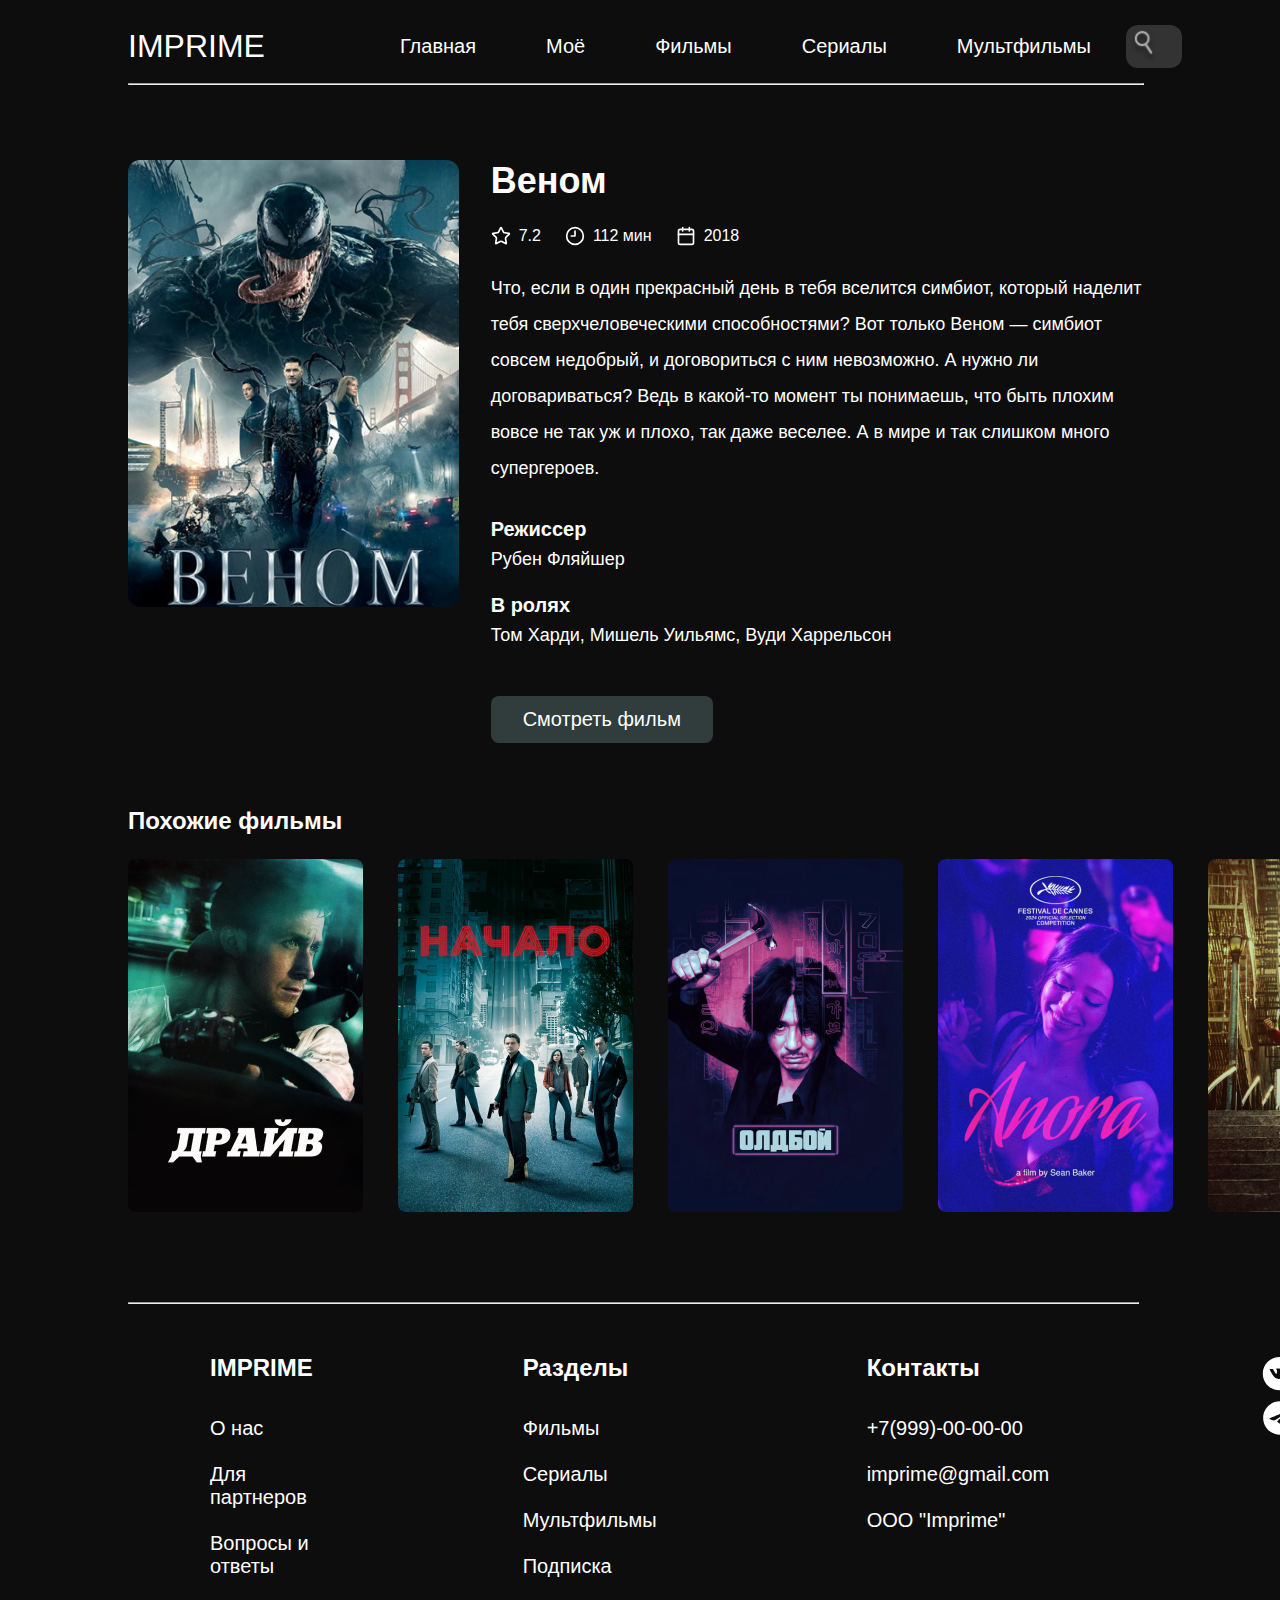
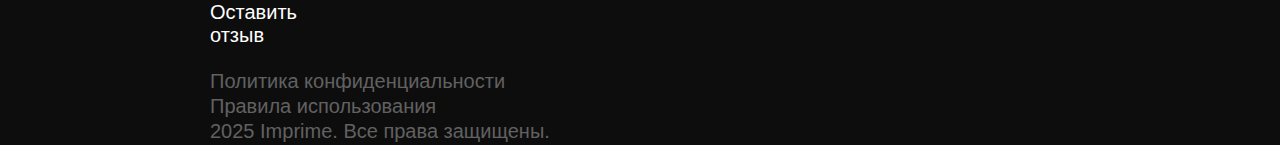
<file: about_film.html>
<!DOCTYPE html>
<html lang="ru">
<head>
    <meta charset="UTF-8">
    <meta name="viewport" content="width=device-width, initial-scale=1.0">
    <title>О фильме - Imprime</title>
    <link rel="stylesheet" href="./src/css/style_2.css">
    <link rel="stylesheet" href="./src/css/video.css">
</head>
<body>
    <header class="container">
        <div class="logo"><a href="index.html" >IMPRIME</a></div>
        <nav>
            <ul>
                <li><a href="index.html" id="main">Главная</a></li>
                <li><a href="moe.html" id="films">Моё</a></li>
                <li><a href="films.html" id="films">Фильмы</a></li>
                <li><a href="serials.html" id="series">Сериалы</a></li>
                <li><a href="cartoons.html" id="cartoons">Мультфильмы</a></li>
            </ul>
        </nav>
        <div class="search">
            <img src="./src/icons/search.svg" alt="Search">
            <input placeholder="Поиск">
        </div>
        <div class="login">
            <img src="./src/icons/Login.png" alt="Login">
            <a href="#!">Войти</a>
        </div>
    </header>

    <hr class="upper">

    <main class="movie-details container">
        <div class="movie-info">
            <div class="movie-poster">
                <img src="./src/img/Venom.png" alt="Веном">
            </div>
            <div class="movie-content">
                <h1>Веном</h1>
                <div class="movie-meta">
                    <div class="rating">
                        <img src="./src/icons/star.svg" alt="Rating">
                        <span>7.2</span>
                    </div>
                    <div class="duration">
                        <img src="./src/icons/rating.svg" alt="Duration">
                        <span>112 мин</span>
                    </div>
                    <div class="year">
                        <img src="./src/icons/year.svg" alt="Year">
                        <span>2018</span>
                    </div>
                </div>

                <p class="description">
                    Что, если в один прекрасный день в тебя вселится симбиот, 
                    который наделит тебя сверхчеловеческими способностями? 
                    Вот только Веном — симбиот совсем недобрый, и договориться с ним невозможно. 
                    А нужно ли договариваться? Ведь в какой-то момент ты понимаешь, что быть плохим вовсе не так уж и плохо, 
                    так даже веселее. А в мире и так слишком много супергероев.
                </p>

                <div class="movie-details-section">
                    <h3>Режиссер</h3>
                    <p>Рубен Фляйшер</p>
                </div>

                <div class="movie-details-section">
                    <h3>В ролях</h3>
                    <p>Том Харди, Мишель Уильямс, Вуди Харрельсон</p>
                </div>

                <button class="watch-button" id="watch-movie-btn">Смотреть фильм</button>

                <div class="video-module" id="video-module">
                    <div class="video-container">
                        <button class="close-button" id="close-video-btn">X</button>
                        <video controls id="movie-video">
                            <source src="./src/video/ssstwitter.com_1712089705173.mp4" type="video/mp4">
                            Ваш браузер не поддерживает видео.
                        </video>
                    </div>
                </div>

            </div>
        </div>

        <div class="recommended-movies">
            <h2>Похожие фильмы</h2>
            <div class = movie-grid>
                    <img src="./src/img/drive.png"    alt="Movie 1">
                    <img src="./src/img/nachalo.png"  alt="Movie 2">
                    <img src="./src/img/oldboy.png"   alt="Movie 3">
                    <img src="./src/img/anora.png"    alt="Movie 4">
                    <img src="./src/img/joker.png"    alt="Movie 5">
                    <img src="./src/img/barbi.png"    alt="Movie 6">
                    <img src="./src/img/vse.svg"      alt="vse">
            </div>
        </div>
    </main>

    <hr class="lower">

    <footer class="footer">
        <div class="columns">
            <div>
                <h4>IMPRIME</h4>
                <ul>
                    <li><a href="o_nas.html">О нас</a></li>
                    <li><a href="#!">Для партнеров</a></li>
                    <li><a href="#!">Вопросы и ответы</a></li> 
                    <li><a href="#!">Оставить отзыв</a></li>
                </ul>
            </div>
            <div>
                <h4>Разделы</h4>
                <ul>
                    <li><a href="films.html">Фильмы</a></li>
                    <li><a href="serials.html">Сериалы</a></li>
                    <li><a href="cartoons.html">Мультфильмы</a></li>
                    <li><a href="subscription.html">Подписка</a></li>
                </ul>
            </div>
            <div>
                <h4>Контакты</h4>
                <ul>
                    <li><a href="tel:+79990000000">+7(999)-00-00-00</a></li>
                    <li><a href="mailto:imprime@gmail.com">imprime@gmail.com</a></li>
                    <li><a href="#!">ООО "Imprime"</a></li>
                </ul>
            </div>
            <div>
                <a href="https://vk.com"><img src="./src/icons/vk.svg" alt="vkonakte"></a>
                <a href="https://t.me"><img src="./src/icons/tg.svg" alt="telegram"></a>
            </div>
        </div>

        <div class="footer_2">
            <ul>
                <li>Политика конфиденциальности</li>
                <li>Правила использования</li>
                <li>2025 Imprime. Все права защищены.</li>
            </ul>
        </div>
    </footer>

    <script src="./src/js/video.js"></script>
</body>
</html>
</file>
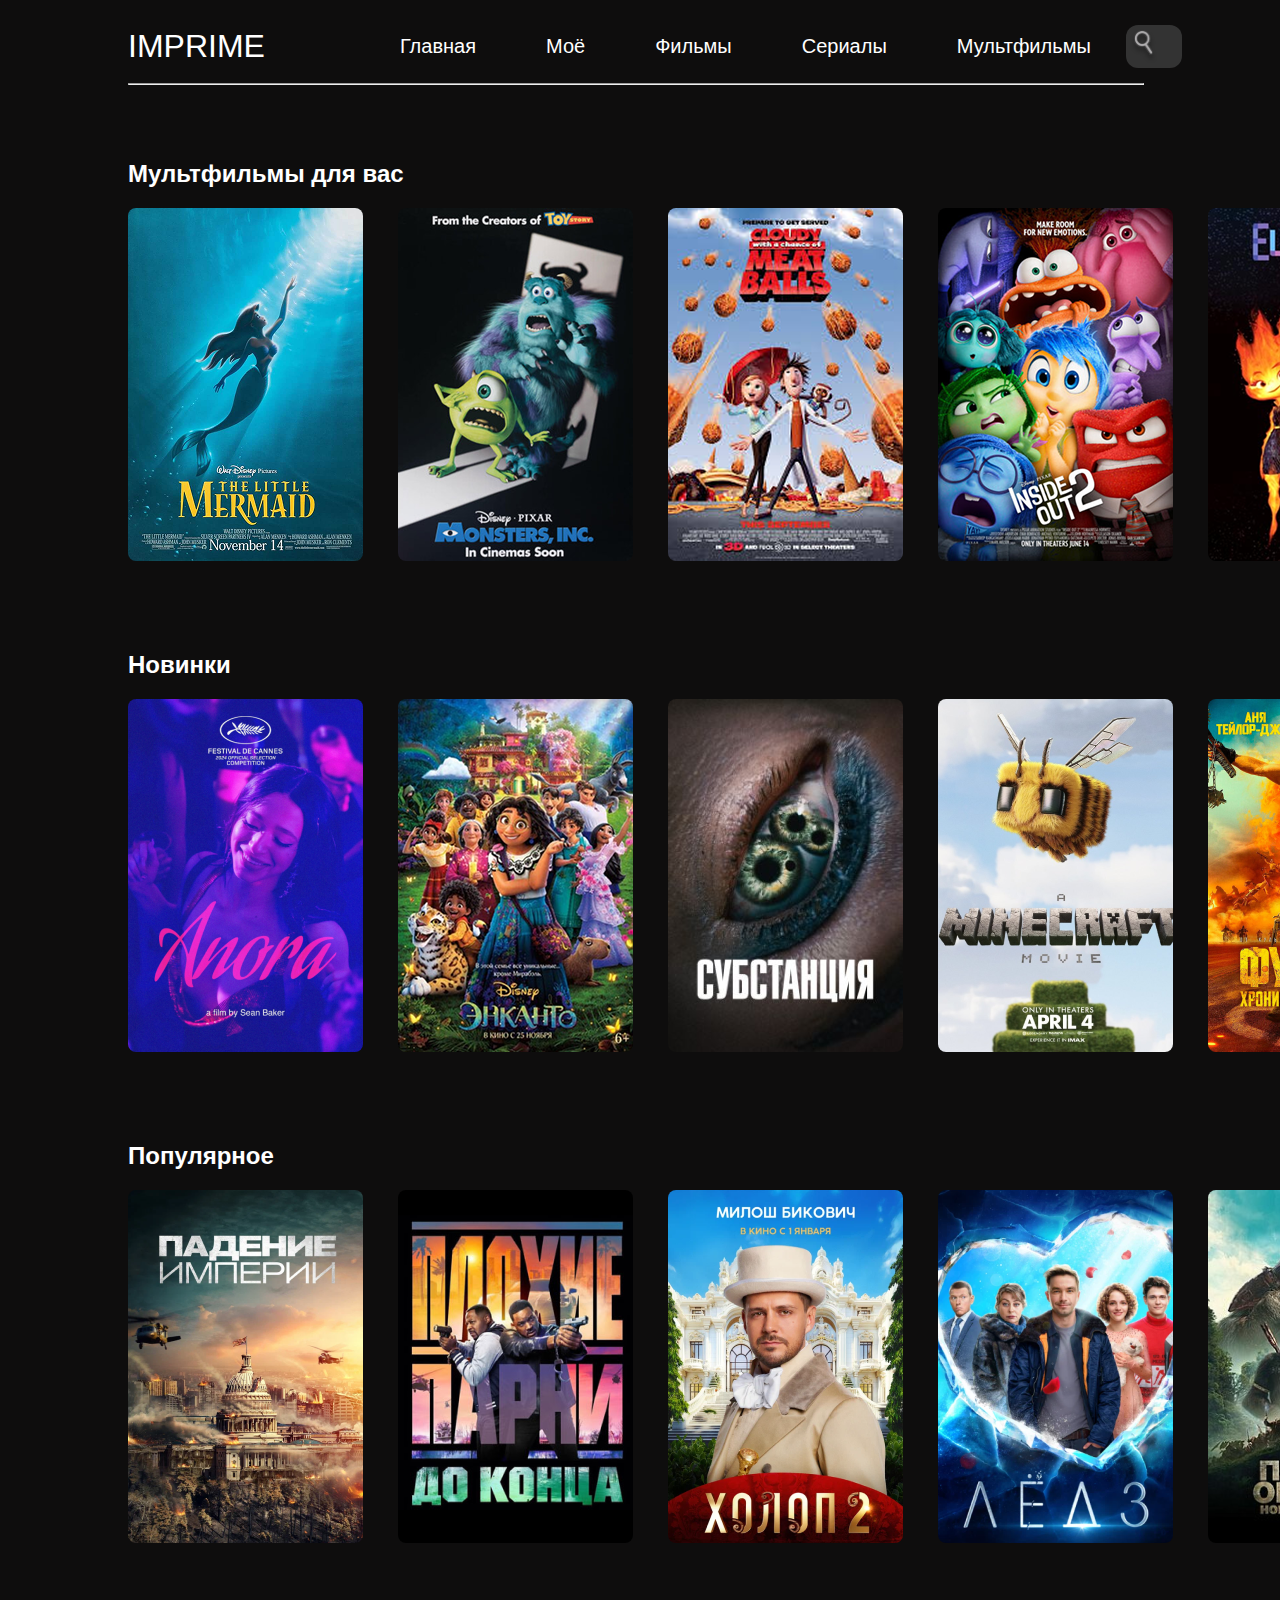
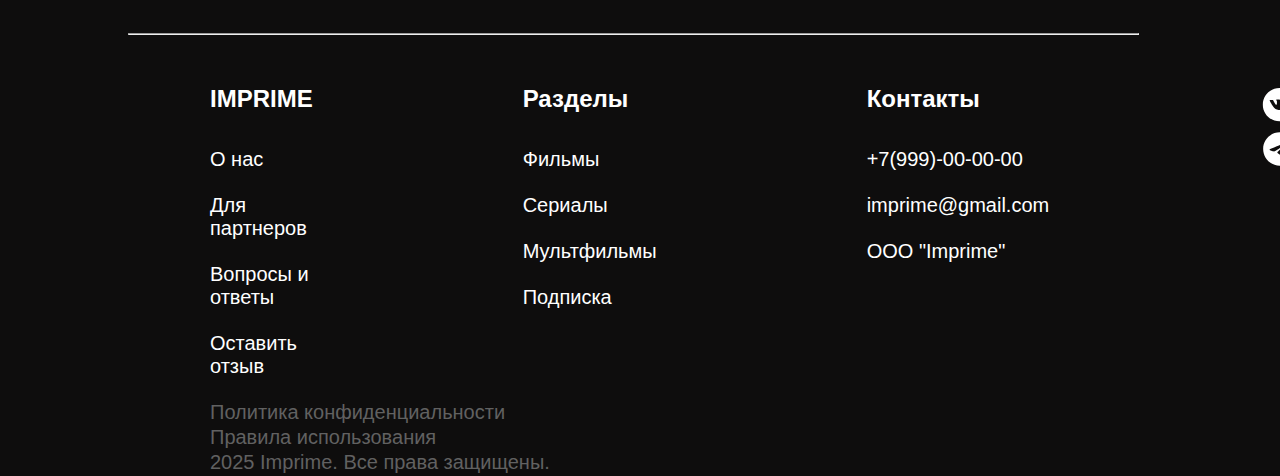
<file: cartoons.html>
<!DOCTYPE html>
<html lang="ru">
<head>
    <meta charset="UTF-8">
    <meta name="viewport" content="width=device-width, initial-scale=1.0">
    <title>Imprime</title>
    <link rel="stylesheet" href="./src/css/style.css">
</head>
<body>
    <header class="container">
        <div class="logo"><a href="index.html" >IMPRIME</a></div>
        <nav>
            <ul>
                <li><a href="index.html" id="main">Главная</a></li>
                <li><a href="moe.html" id="films">Моё</a></li>
                <li><a href="films.html" id="films">Фильмы</a></li>
                <li><a href="serials.html" id="series">Сериалы</a></li>
                <li><a href="cartoons.html" id="cartoons">Мультфильмы</a></li>
            </ul>
        </nav>
        <div class="search">
            <img src="./src/icons/search.svg" alt="Login">
            <input  placeholder="Поиск">
        </div>
        <div class="login">
            <img src="./src/icons/Login.png" alt="Login">
            <a href="#!">Войти</a>
        </div>
        
    </header>

    <hr class = "upper">

    
    
    <main class="container">
        <div>
            <h2>Мультфильмы для вас</h2>
            <div>
                <img src="./src/img/rusalochka.png"    alt="Movie 1">
                <img src="./src/img/monster.png"  alt="Movie 2">
                <img src="./src/img/balls.png"   alt="Movie 3">
                <img src="./src/img/inside.png"    alt="Movie 4">
                <img src="./src/img/elemental.png"    alt="Movie 5">
                <img src="./src/img/soul.png"    alt="Movie 6">
                <img src="./src/img/vse.svg"      alt="vse">
            </div>
        </div>

        <div>
            <h2>Новинки</h2>
            <div>
                <img src="./src/img/anora.png"       alt="Movie 1">
                <img src="./src/img/enkanto.png"  alt="Movie 2">
                <img src="./src/img/substantion.png" alt="Movie 3">
                <img src="./src/img/minecraft.png"   alt="Movie 4">
                <img src="./src/img/furiosa.png"     alt="Movie 5">
                <img src="./src/img/amateur.png"     alt="Movie 6">
                <img src="./src/img/vse.svg"         alt="vse">
            </div>
        </div>

        <div>
            <h2>Популярное</h2>
            <div>
                <img src="./src/img/image.png"           alt="Movie 1">
                <img src="./src/img/bad boys.png"        alt="Movie 2">
                <img src="./src/img/xolop_2.png"         alt="Movie 3">
                <img src="./src/img/led_3.png"           alt="Movie 4">
                <img src="./src/img/planeta obesian.png" alt="Movie 5">
                <img src="./src/img/amateur.png"         alt="Movie 6">
                <img src="./src/img/vse.svg"             alt="vse">
            </div>
        </div>
    </main>

    <hr class="lower">

    
    <footer class="footer">
        <div class="columns">
            <div>
                <h4>IMPRIME</h4>
                <ul>
                    <li><a href="o_nas.html">О нас</a></li>
                    <li><a href="#!">Для партнеров</a></li>
                    <li><a href="#!">Вопросы и ответы</a></li> 
                    <li><a href="#!">Оставить отзыв</a></li>
                </ul>
            </div>
            <div>
                <h4>Разделы</h4>
                <ul>
                    <li><a href="films.html">Фильмы</a></li>
                    <li><a href="serials.html">Сериалы</a></li>
                    <li><a href="cartoons.html">Мультфильмы</a></li>
                    <li><a href="subscription.html">Подписка</a></li>
                </ul>
            </div>
            <div>
                <h4>Контакты</h4>
                <ul>
                    <li><a href="tel:+79990000000">+7(999)-00-00-00</a></li>
                    <li><a href="mailto:imprime@gmail.com">imprime@gmail.com</a></li>
                    <li><a href="#!">ООО "Imprime"</a></li>

                </ul>
                
            </div>

            <div>
            <a href="https://vk.com"><img src="./src/icons/vk.svg"  alt="vkonakte"></a>
            <a href="https://t.me"><img src="./src/icons/tg.svg"  alt="telegram"></a>
            </div>
        </div>

        <div class="footer_2">
            <ul>
                <li>Политика конфиденциальности</li>
                <li>Правила использования</li>
                <li>2025 Imprime. Все права защищены.</li>
            </ul>
        </div>

    </footer>
</body>
</html>
</file>
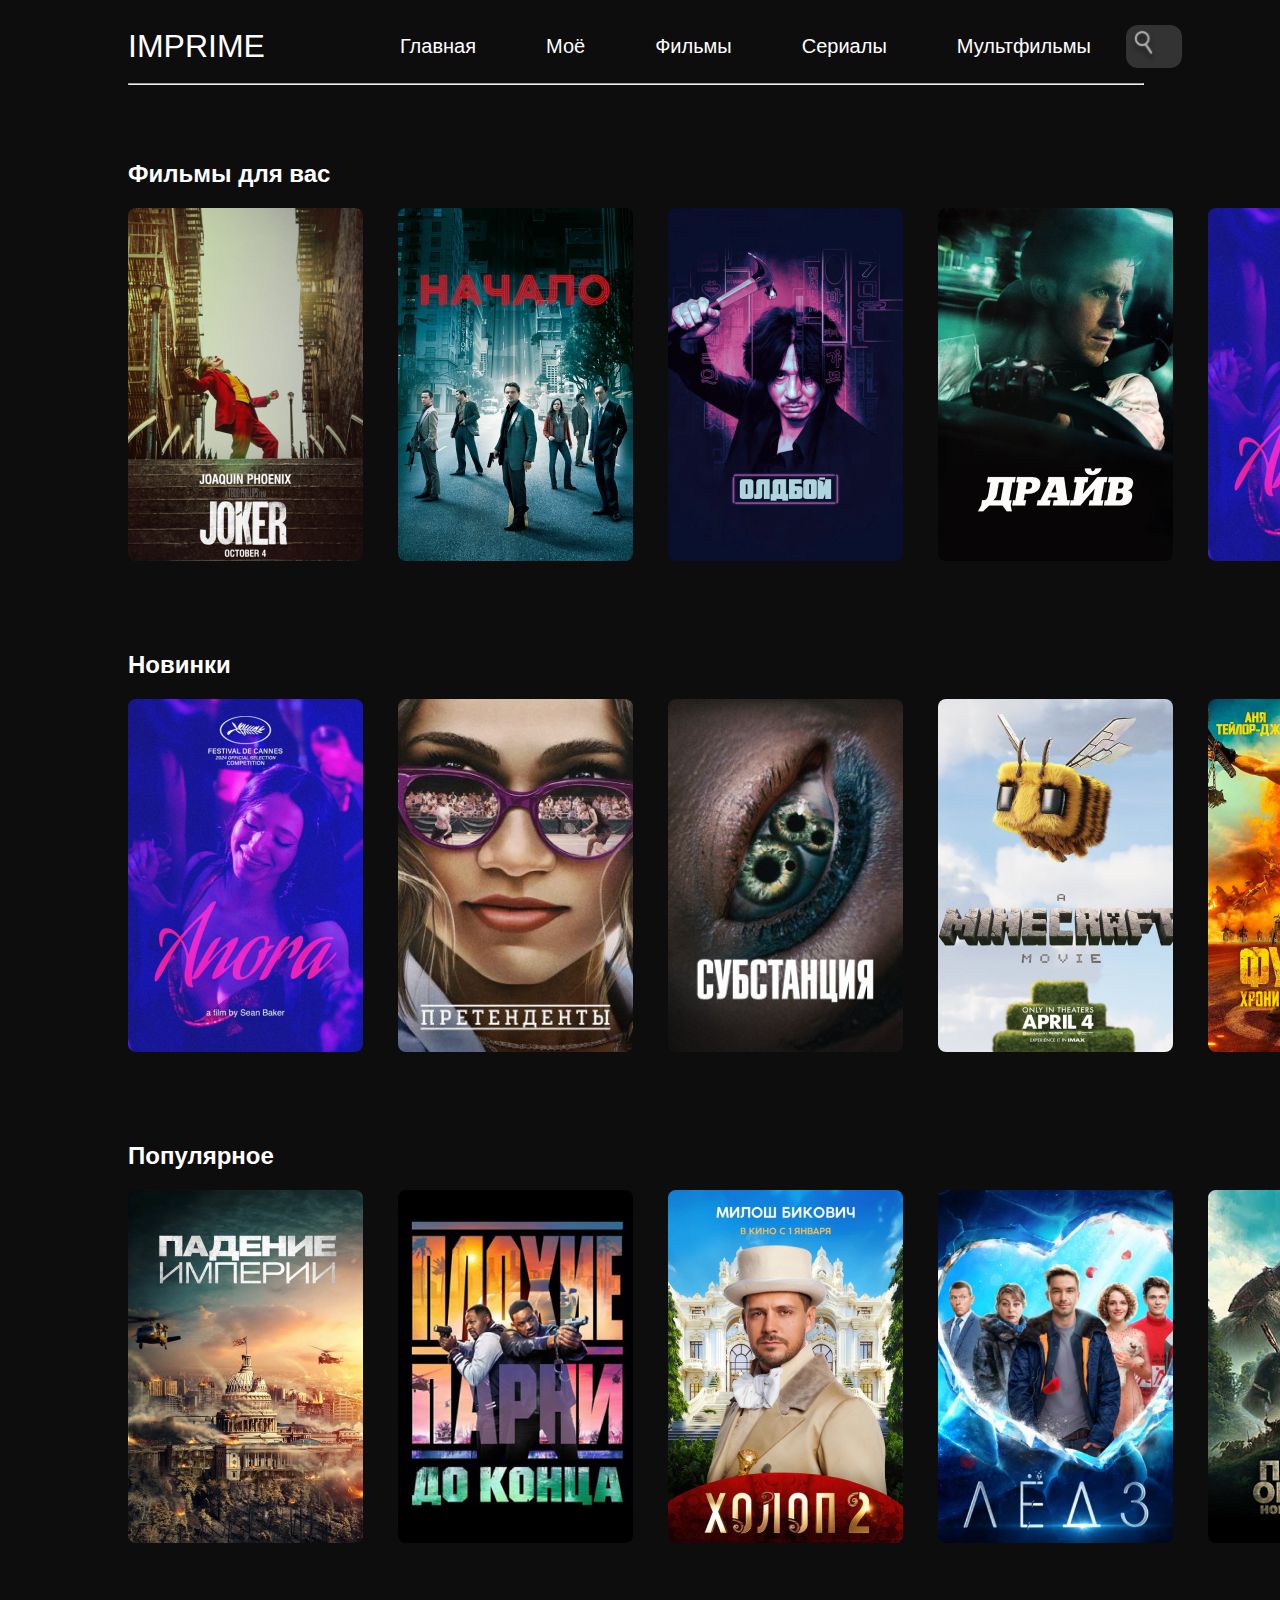
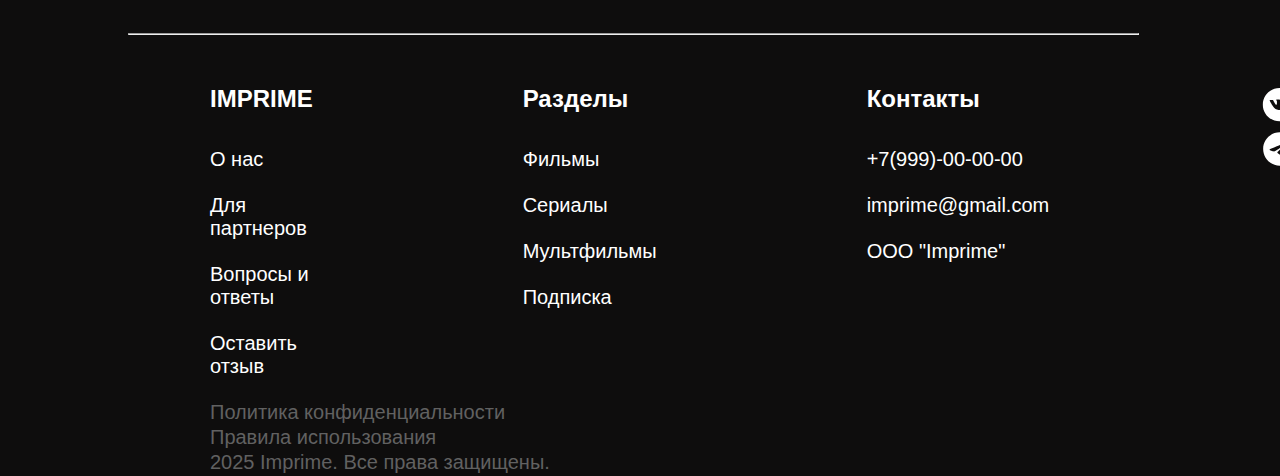
<file: films.html>
<!DOCTYPE html>
<html lang="ru">
<head>
    <meta charset="UTF-8">
    <meta name="viewport" content="width=device-width, initial-scale=1.0">
    <title>Imprime</title>
    <link rel="stylesheet" href="./src/css/style.css">
</head>
<body>
    <header class="container">
        <div class="logo"><a href="index.html" >IMPRIME</a></div>
        <nav>
            <ul>
                <li><a href="index.html" id="main">Главная</a></li>
                <li><a href="moe.html" id="films">Моё</a></li>
                <li><a href="films.html" id="films">Фильмы</a></li>
                <li><a href="serials.html" id="series">Сериалы</a></li>
                <li><a href="cartoons.html" id="cartoons">Мультфильмы</a></li>
            </ul>
        </nav>
        <div class="search">
            <img src="./src/icons/search.svg" alt="Login">
            <input  placeholder="Поиск">
        </div>
        <div class="login">
            <img src="./src/icons/Login.png" alt="Login">
            <a href="#!">Войти</a>
        </div>
        
    </header>

    <hr class = "upper">

    
    
    <main class="container">
        <div>
            <h2>Фильмы для вас</h2>
            <div>
                <img src="./src/img/joker.png"    alt="Movie 1">
                <img src="./src/img/nachalo.png"  alt="Movie 2">
                <img src="./src/img/oldboy.png"   alt="Movie 3">
                <img src="./src/img/drive.png"    alt="Movie 4">
                <img src="./src/img/anora.png"    alt="Movie 5">
                <img src="./src/img/barbi.png"    alt="Movie 6">
                <img src="./src/img/vse.svg"      alt="vse">
            </div>
        </div>

        <div>
            <h2>Новинки</h2>
            <div>
                <img src="./src/img/anora.png"       alt="Movie 1">
                <img src="./src/img/pretendent.png"  alt="Movie 2">
                <img src="./src/img/substantion.png" alt="Movie 3">
                <img src="./src/img/minecraft.png"   alt="Movie 4">
                <img src="./src/img/furiosa.png"     alt="Movie 5">
                <img src="./src/img/amateur.png"     alt="Movie 6">
                <img src="./src/img/vse.svg"         alt="vse">
            </div>
        </div>

        <div>
            <h2>Популярное</h2>
            <div>
                <img src="./src/img/image.png"           alt="Movie 1">
                <img src="./src/img/bad boys.png"        alt="Movie 2">
                <img src="./src/img/xolop_2.png"         alt="Movie 3">
                <img src="./src/img/led_3.png"           alt="Movie 4">
                <img src="./src/img/planeta obesian.png" alt="Movie 5">
                <img src="./src/img/amateur.png"         alt="Movie 6">
                <img src="./src/img/vse.svg"             alt="vse">
            </div>
        </div>
    </main>

    <hr class="lower">

    
    <footer class="footer">
        <div class="columns">
            <div>
                <h4>IMPRIME</h4>
                <ul>
                    <li><a href="o_nas.html">О нас</a></li>
                    <li><a href="#!">Для партнеров</a></li>
                    <li><a href="#!">Вопросы и ответы</a></li> 
                    <li><a href="#!">Оставить отзыв</a></li>
                </ul>
            </div>
            <div>
                <h4>Разделы</h4>
                <ul>
                    <li><a href="films.html">Фильмы</a></li>
                    <li><a href="serials.html">Сериалы</a></li>
                    <li><a href="cartoons.html">Мультфильмы</a></li>
                    <li><a href="subscription.html">Подписка</a></li>
                </ul>
            </div>
            <div>
                <h4>Контакты</h4>
                <ul>
                    <li><a href="tel:+79990000000">+7(999)-00-00-00</a></li>
                    <li><a href="mailto:imprime@gmail.com">imprime@gmail.com</a></li>
                    <li><a href="#!">ООО "Imprime"</a></li>

                </ul>
                
            </div>

            <div>
            <a href="https://vk.com"><img src="./src/icons/vk.svg"  alt="vkonakte"></a>
            <a href="https://t.me"><img src="./src/icons/tg.svg"  alt="telegram"></a>
            </div>
        </div>

        <div class="footer_2">
            <ul>
                <li>Политика конфиденциальности</li>
                <li>Правила использования</li>
                <li>2025 Imprime. Все права защищены.</li>
            </ul>
        </div>

    </footer>
</body>
</html>
</file>
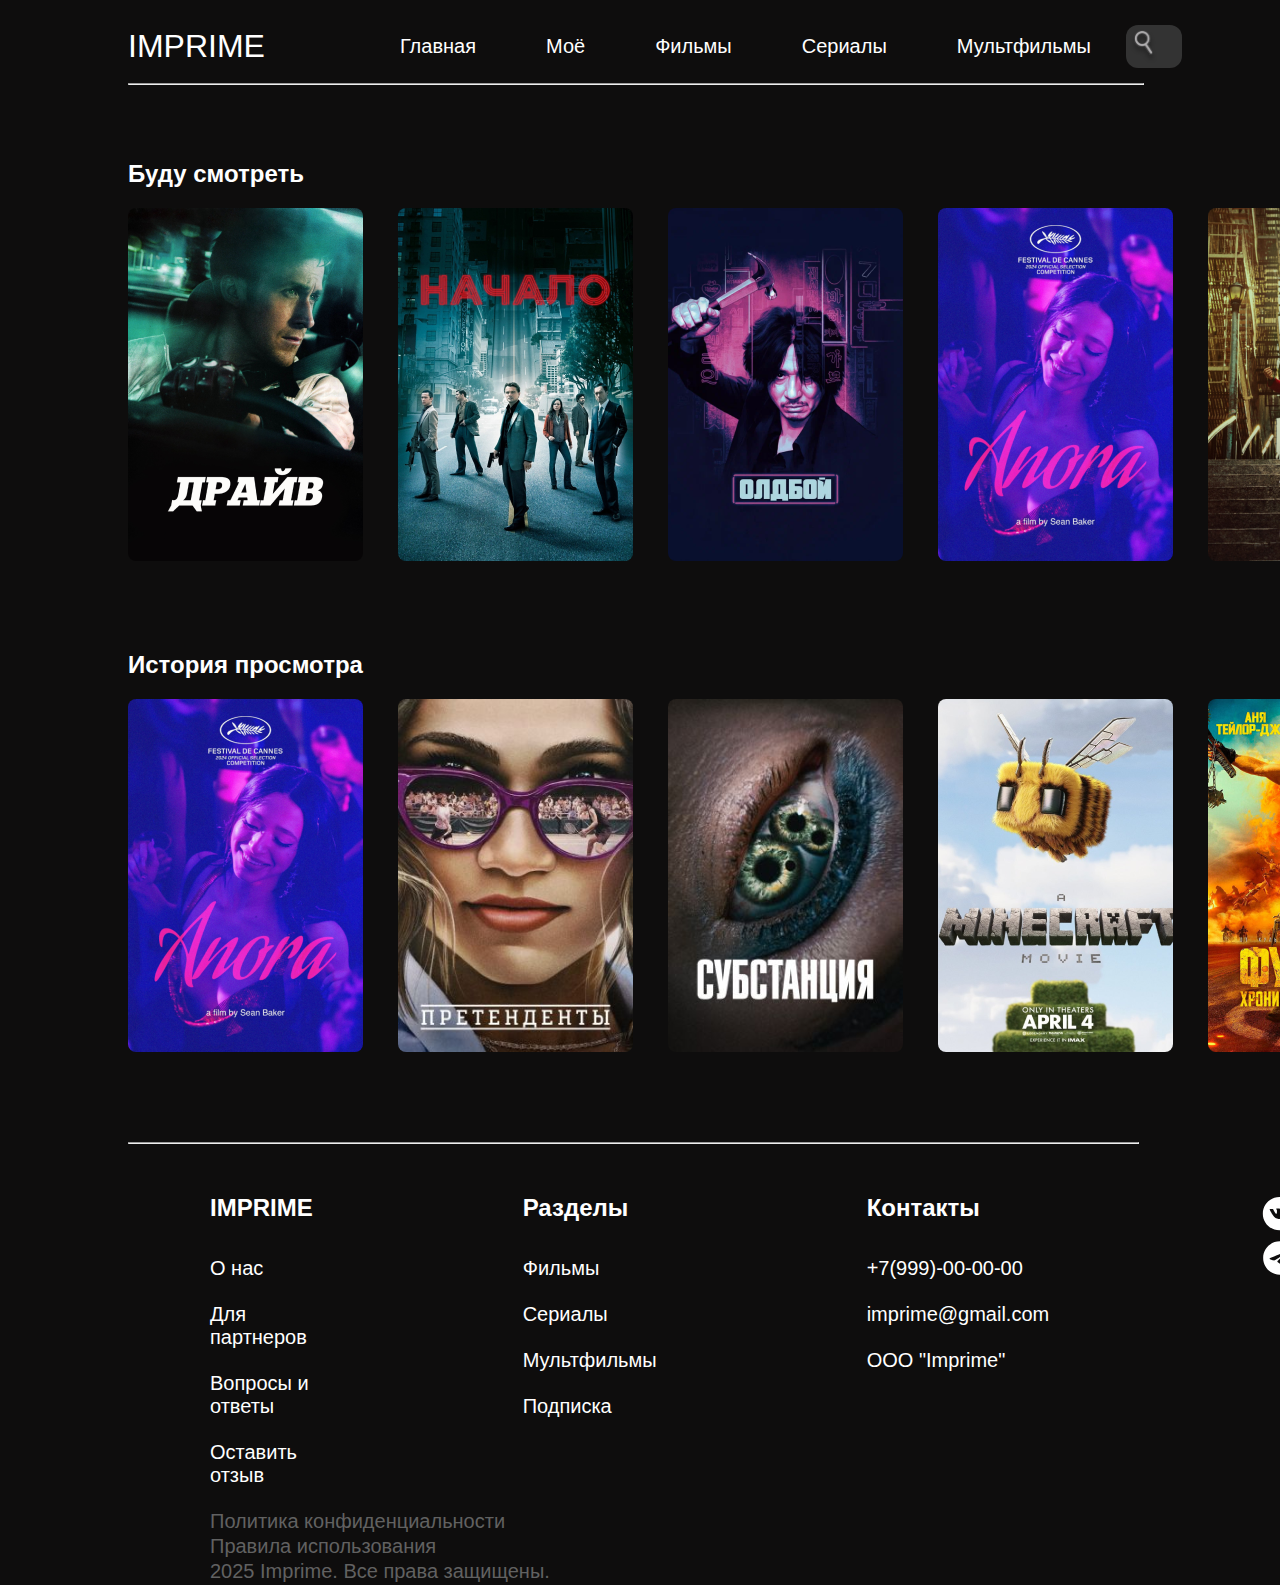
<file: moe.html>
<!DOCTYPE html>
<html lang="ru">
<head>
    <meta charset="UTF-8">
    <meta name="viewport" content="width=device-width, initial-scale=1.0">
    <title>Imprime</title>
    <link rel="stylesheet" href="./src/css/style.css">
</head>
<body>
    <header class="container">
        <div class="logo"><a href="index.html" >IMPRIME</a></div>
        <nav>
            <ul>
                <li><a href="index.html"      id="main">Главная</a></li>
                <li><a href="moe.html"         id="films">Моё</a></li>
                <li><a href="films.html"       id="films">Фильмы</a></li>
                <li><a href="serials.html"     id="series">Сериалы</a></li>
                <li><a href="cartoons.html"    id="cartoons">Мультфильмы</a></li>
            </ul>
        </nav>
        <div class="search">
            <img src="./src/icons/search.svg" alt="Login">
            <input  placeholder="Поиск">
        </div>
        <div class="login">
            <img src="./src/icons/Login.png" alt="Login">
            <a href="#!">Войти</a>
        </div>
        
    </header>

    <hr class = "upper">


    
    <main class="container">
        <div>
            <h2>Буду смотреть</h2>
            <div>
                <img src="./src/img/drive.png"    alt="Movie 1">
                <img src="./src/img/nachalo.png"  alt="Movie 2">
                <img src="./src/img/oldboy.png"   alt="Movie 3">
                <img src="./src/img/anora.png"    alt="Movie 4">
                <img src="./src/img/joker.png"    alt="Movie 5">
                <img src="./src/img/barbi.png"    alt="Movie 6">
                <img src="./src/img/vse.svg"      alt="vse">
            </div>
        </div>

        <div>
            <h2>История просмотра</h2>
            <div>
                <img src="./src/img/anora.png"       alt="Movie 1">
                <img src="./src/img/pretendent.png"  alt="Movie 2">
                <img src="./src/img/substantion.png" alt="Movie 3">
                <img src="./src/img/minecraft.png"   alt="Movie 4">
                <img src="./src/img/furiosa.png"     alt="Movie 5">
                <img src="./src/img/amateur.png"     alt="Movie 6">
                <img src="./src/img/vse.svg"         alt="vse">
            </div>
        </div>
    </main>

    <hr class="lower">

    
    <footer class="footer">
        <div class="columns">
            <div>
                <h4>IMPRIME</h4>
                <ul>
                    <li><a href="o_nas.html">О нас</a></li>
                    <li><a href="#!">Для партнеров</a></li>
                    <li><a href="#!">Вопросы и ответы</a></li> 
                    <li><a href="#!">Оставить отзыв</a></li>
                </ul>
            </div>
            <div>
                <h4>Разделы</h4>
                <ul>
                    <li><a href="films.html">Фильмы</a></li>
                    <li><a href="serials.html">Сериалы</a></li>
                    <li><a href="cartoons.html">Мультфильмы</a></li>
                    <li><a href="subscription.html">Подписка</a></li>
                </ul>
            </div>
            <div>
                <h4>Контакты</h4>
                <ul>
                    <li><a href="tel:+79990000000">+7(999)-00-00-00</a></li>
                    <li><a href="mailto:imprime@gmail.com">imprime@gmail.com</a></li>
                    <li><a href="#!">ООО "Imprime"</a></li>

                </ul>
                
            </div>

            <div>
                <a href="https://vk.com"><img src="./src/icons/vk.svg"  alt="vkonakte"></a>
                <a href="https://t.me"><img src="./src/icons/tg.svg"  alt="telegram"></a>
            </div>
        </div>

        <div class="footer_2">
            <ul>
                <li>Политика конфиденциальности</li>
                <li>Правила использования</li>
                <li>2025 Imprime. Все права защищены.</li>
            </ul>
        </div>

    </footer>
</body>
</html>
</file>
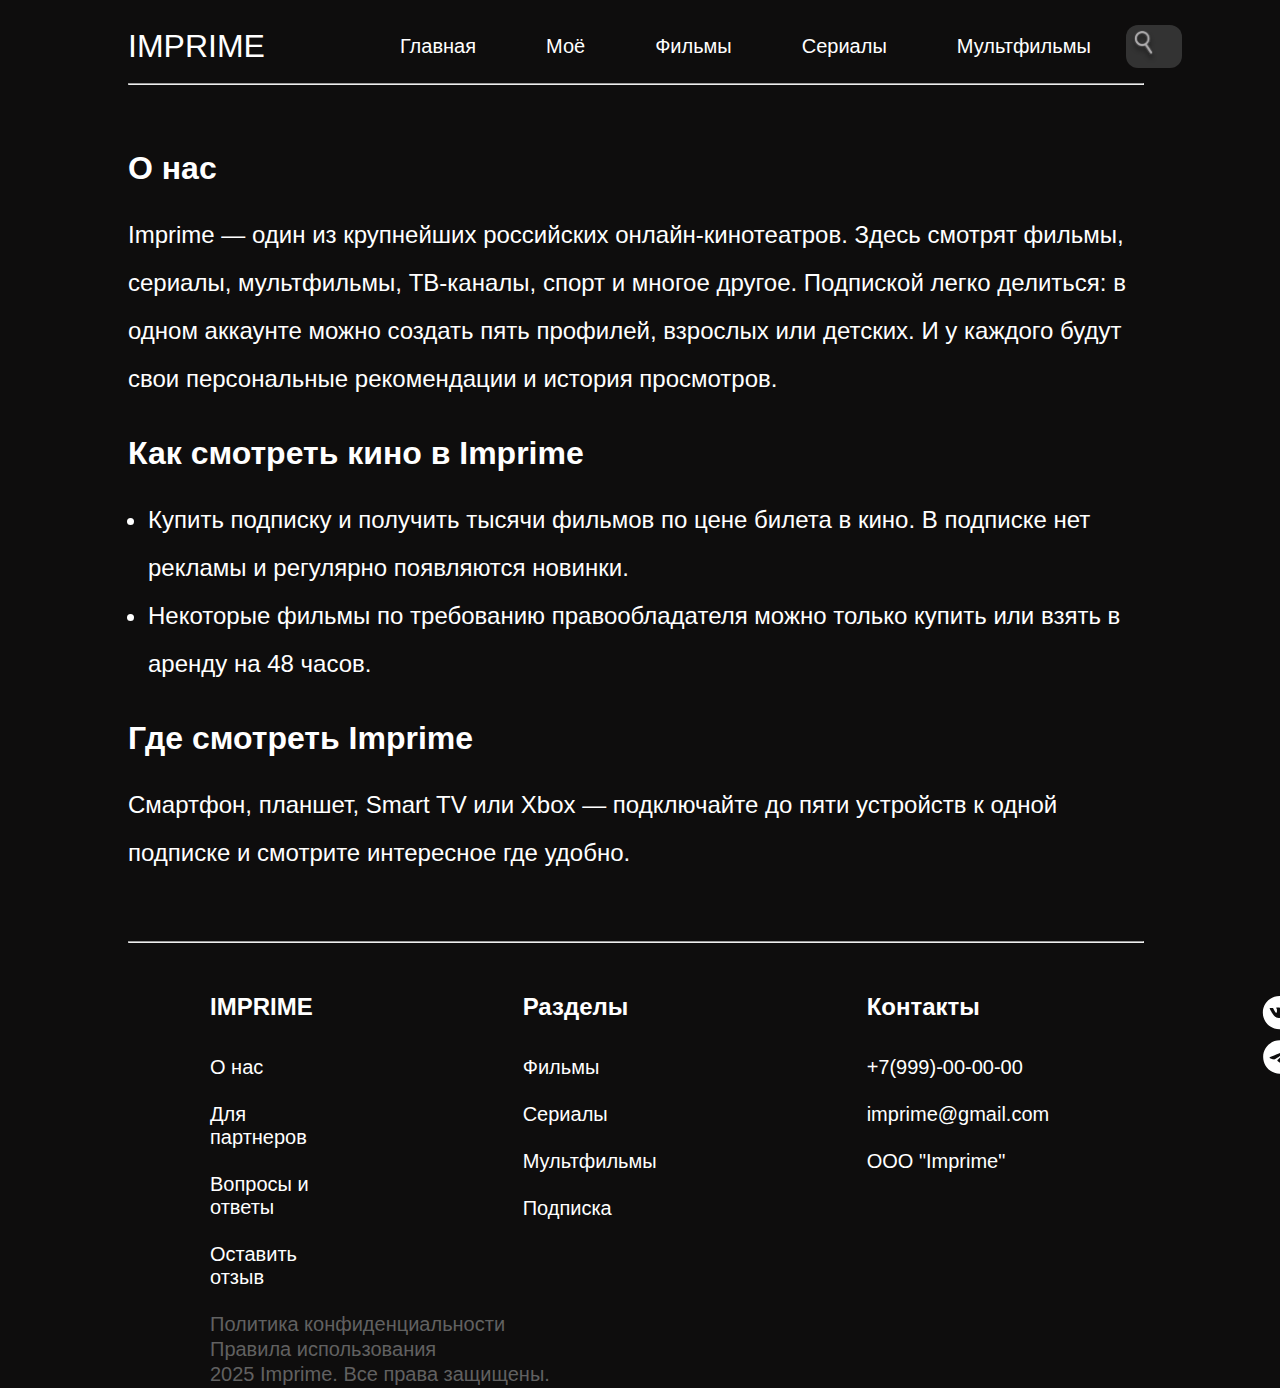
<file: o_nas.html>
<!DOCTYPE html>
<html lang="ru">
<head>
    <meta charset="UTF-8">
    <meta name="viewport" content="width=device-width, initial-scale=1.0">
    <title>О фильме - Imprime</title>
    <link rel="stylesheet" href="./src/css/style_3.css">
</head>
<body>
    <header class="container">
        <div class="logo"><a href="index.html" >IMPRIME</a></div>
        <nav>
            <ul>
                <li><a href="index.html" id="main">Главная</a></li>
                <li><a href="moe.html" id="films">Моё</a></li>
                <li><a href="films.html" id="films">Фильмы</a></li>
                <li><a href="serials.html" id="series">Сериалы</a></li>
                <li><a href="cartoons.html" id="cartoons">Мультфильмы</a></li>
            </ul>
        </nav>
        <div class="search">
            <img src="./src/icons/search.svg" alt="Search">
            <input placeholder="Поиск">
        </div>
        <div class="login">
            <img src="./src/icons/Login.png" alt="Login">
            <a href="#!">Войти</a>
        </div>
    </header>

    <hr class="upper">

    <main class="info-container container">
        <div class="content-box">
    
            <h1>О нас</h1>
            <div class="content-description">
                Imprime — один из крупнейших российских онлайн-кинотеатров. Здесь 
                смотрят фильмы, сериалы, мультфильмы, ТВ-каналы, спорт и многое другое. Подпиской легко 
                делиться:  в одном аккаунте можно создать пять профилей, взрослых или детских. И у каждого 
                будут свои персональные рекомендации и история просмотров.
            </div>
    
            <h1>Как смотреть кино в Imprime</h1>
            <div class="content-description">
                <ul>
                    <li>Купить подписку и получить тысячи фильмов по цене билета в кино. В подписке нет рекламы и регулярно появляются новинки.</li>
                    <li>Некоторые фильмы по требованию правообладателя можно только купить или взять в аренду на 48 часов.</li>
                </ul>
            </div>
    
            <h1>Где смотреть Imprime</h1>
            <div class="content-description">
                Смартфон, планшет, Smart TV или Xbox — подключайте до пяти устройств к одной подписке и 
                смотрите интересное где удобно.
            </div>
        </div>
    </main>

    <hr class="lower">

    <footer class="footer">
        <div class="columns">
            <div>
                <h4>IMPRIME</h4>
                <ul>
                    <li><a href="o_nas.html">О нас</a></li>
                    <li><a href="#!">Для партнеров</a></li>
                    <li><a href="#!">Вопросы и ответы</a></li> 
                    <li><a href="#!">Оставить отзыв</a></li>
                </ul>
            </div>
            <div>
                <h4>Разделы</h4>
                <ul>
                    <li><a href="films.html">Фильмы</a></li>
                    <li><a href="serials.html">Сериалы</a></li>
                    <li><a href="cartoons.html">Мультфильмы</a></li>
                    <li><a href="subscription.html">Подписка</a></li>
                </ul>
            </div>
            <div>
                <h4>Контакты</h4>
                <ul>
                    <li><a href="tel:+79990000000">+7(999)-00-00-00</a></li>
                    <li><a href="mailto:imprime@gmail.com">imprime@gmail.com</a></li>
                    <li><a href="#!">ООО "Imprime"</a></li>
                </ul>
            </div>
            <div>
                <a href="https://vk.com"><img src="./src/icons/vk.svg" alt="vkonakte"></a>
                <a href="https://t.me"><img src="./src/icons/tg.svg" alt="telegram"></a>
            </div>
        </div>

        <div class="footer_2">
            <ul>
                <li>Политика конфиденциальности</li>
                <li>Правила использования</li>
                <li>2025 Imprime. Все права защищены.</li>
            </ul>
        </div>
    </footer>
</body>
</html>
</file>
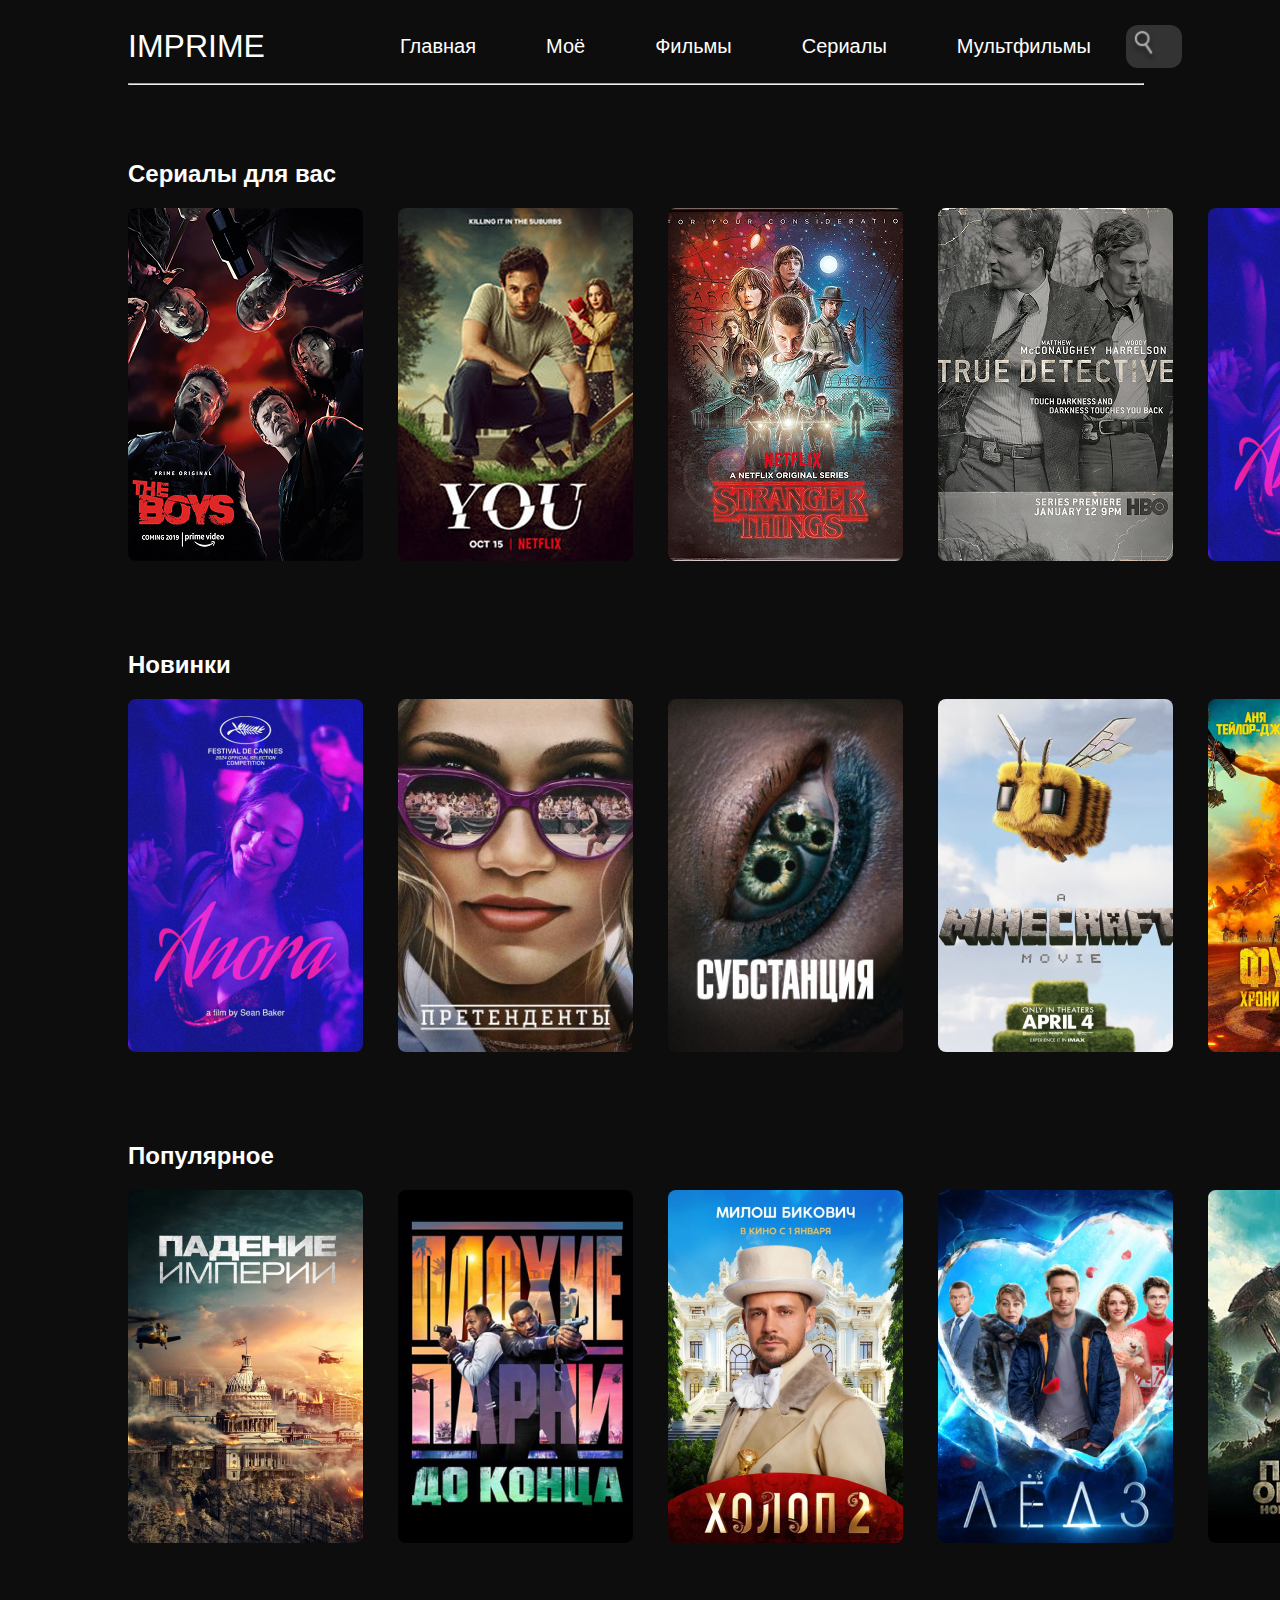
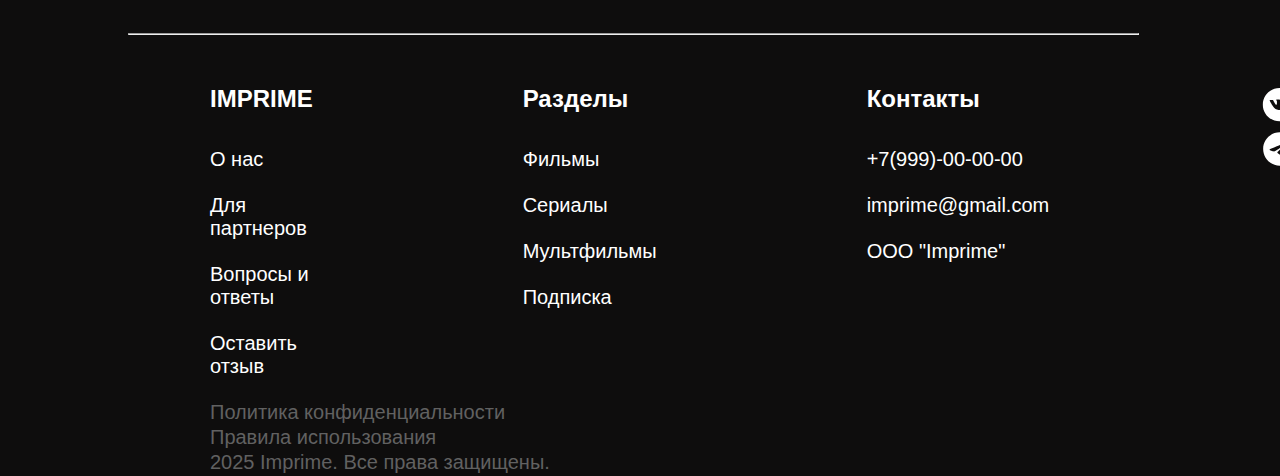
<file: serials.html>
<!DOCTYPE html>
<html lang="ru">
<head>
    <meta charset="UTF-8">
    <meta name="viewport" content="width=device-width, initial-scale=1.0">
    <title>Imprime</title>
    <link rel="stylesheet" href="./src/css/style.css">
</head>
<body>
    <header class="container">
        <div class="logo"><a href="index.html" >IMPRIME</a></div>
        <nav>
            <ul>
                <li><a href="index.html" id="main">Главная</a></li>
                <li><a href="moe.html" id="films">Моё</a></li>
                <li><a href="films.html" id="films">Фильмы</a></li>
                <li><a href="serials.html" id="series">Сериалы</a></li>
                <li><a href="cartoons.html" id="cartoons">Мультфильмы</a></li>
            </ul>
        </nav>
        <div class="search">
            <img src="./src/icons/search.svg" alt="Login">
            <input  placeholder="Поиск">
        </div>
        <div class="login">
            <img src="./src/icons/Login.png" alt="Login">
            <a href="#!">Войти</a>
        </div>
        
    </header>

    <hr class = "upper">

    
    
    <main class="container">
        <div>
            <h2>Сериалы для вас</h2>
            <div>
                <img src="./src/img/boys.png"    alt="Movie 1">
                <img src="./src/img/you.png"  alt="Movie 2">
                <img src="./src/img/stranger_things.png"   alt="Movie 3">
                <img src="./src/img/true.png"    alt="Movie 4">
                <img src="./src/img/anora.png"    alt="Movie 5">
                <img src="./src/img/barbi.png"    alt="Movie 6">
                <img src="./src/img/vse.svg"      alt="vse">
            </div>
        </div>

        <div>
            <h2>Новинки</h2>
            <div>
                <img src="./src/img/anora.png"       alt="Movie 1">
                <img src="./src/img/pretendent.png"  alt="Movie 2">
                <img src="./src/img/substantion.png" alt="Movie 3">
                <img src="./src/img/minecraft.png"   alt="Movie 4">
                <img src="./src/img/furiosa.png"     alt="Movie 5">
                <img src="./src/img/amateur.png"     alt="Movie 6">
                <img src="./src/img/vse.svg"         alt="vse">
            </div>
        </div>

        <div>
            <h2>Популярное</h2>
            <div>
                <img src="./src/img/image.png"           alt="Movie 1">
                <img src="./src/img/bad boys.png"        alt="Movie 2">
                <img src="./src/img/xolop_2.png"         alt="Movie 3">
                <img src="./src/img/led_3.png"           alt="Movie 4">
                <img src="./src/img/planeta obesian.png" alt="Movie 5">
                <img src="./src/img/amateur.png"         alt="Movie 6">
                <img src="./src/img/vse.svg"             alt="vse">
            </div>
        </div>
    </main>

    <hr class="lower">

    
    <footer class="footer">
        <div class="columns">
            <div>
                <h4>IMPRIME</h4>
                <ul>
                    <li><a href="o_nas.html">О нас</a></li>
                    <li><a href="#!">Для партнеров</a></li>
                    <li><a href="#!">Вопросы и ответы</a></li> 
                    <li><a href="#!">Оставить отзыв</a></li>
                </ul>
            </div>
            <div>
                <h4>Разделы</h4>
                <ul>
                    <li><a href="films.html">Фильмы</a></li>
                    <li><a href="serials.html">Сериалы</a></li>
                    <li><a href="cartoons.html">Мультфильмы</a></li>
                    <li><a href="subscription.html">Подписка</a></li>
                </ul>
            </div>
            <div>
                <h4>Контакты</h4>
                <ul>
                    <li><a href="tel:+79990000000">+7(999)-00-00-00</a></li>
                    <li><a href="mailto:imprime@gmail.com">imprime@gmail.com</a></li>
                    <li><a href="#!">ООО "Imprime"</a></li>

                </ul>
                
            </div>

            <div>
            <a href="https://vk.com"><img src="./src/icons/vk.svg"  alt="vkonakte"></a>
            <a href="https://t.me"><img src="./src/icons/tg.svg"  alt="telegram"></a>
            </div>
        </div>

        <div class="footer_2">
            <ul>
                <li>Политика конфиденциальности</li>
                <li>Правила использования</li>
                <li>2025 Imprime. Все права защищены.</li>
            </ul>
        </div>

    </footer>
</body>
</html>
</file>
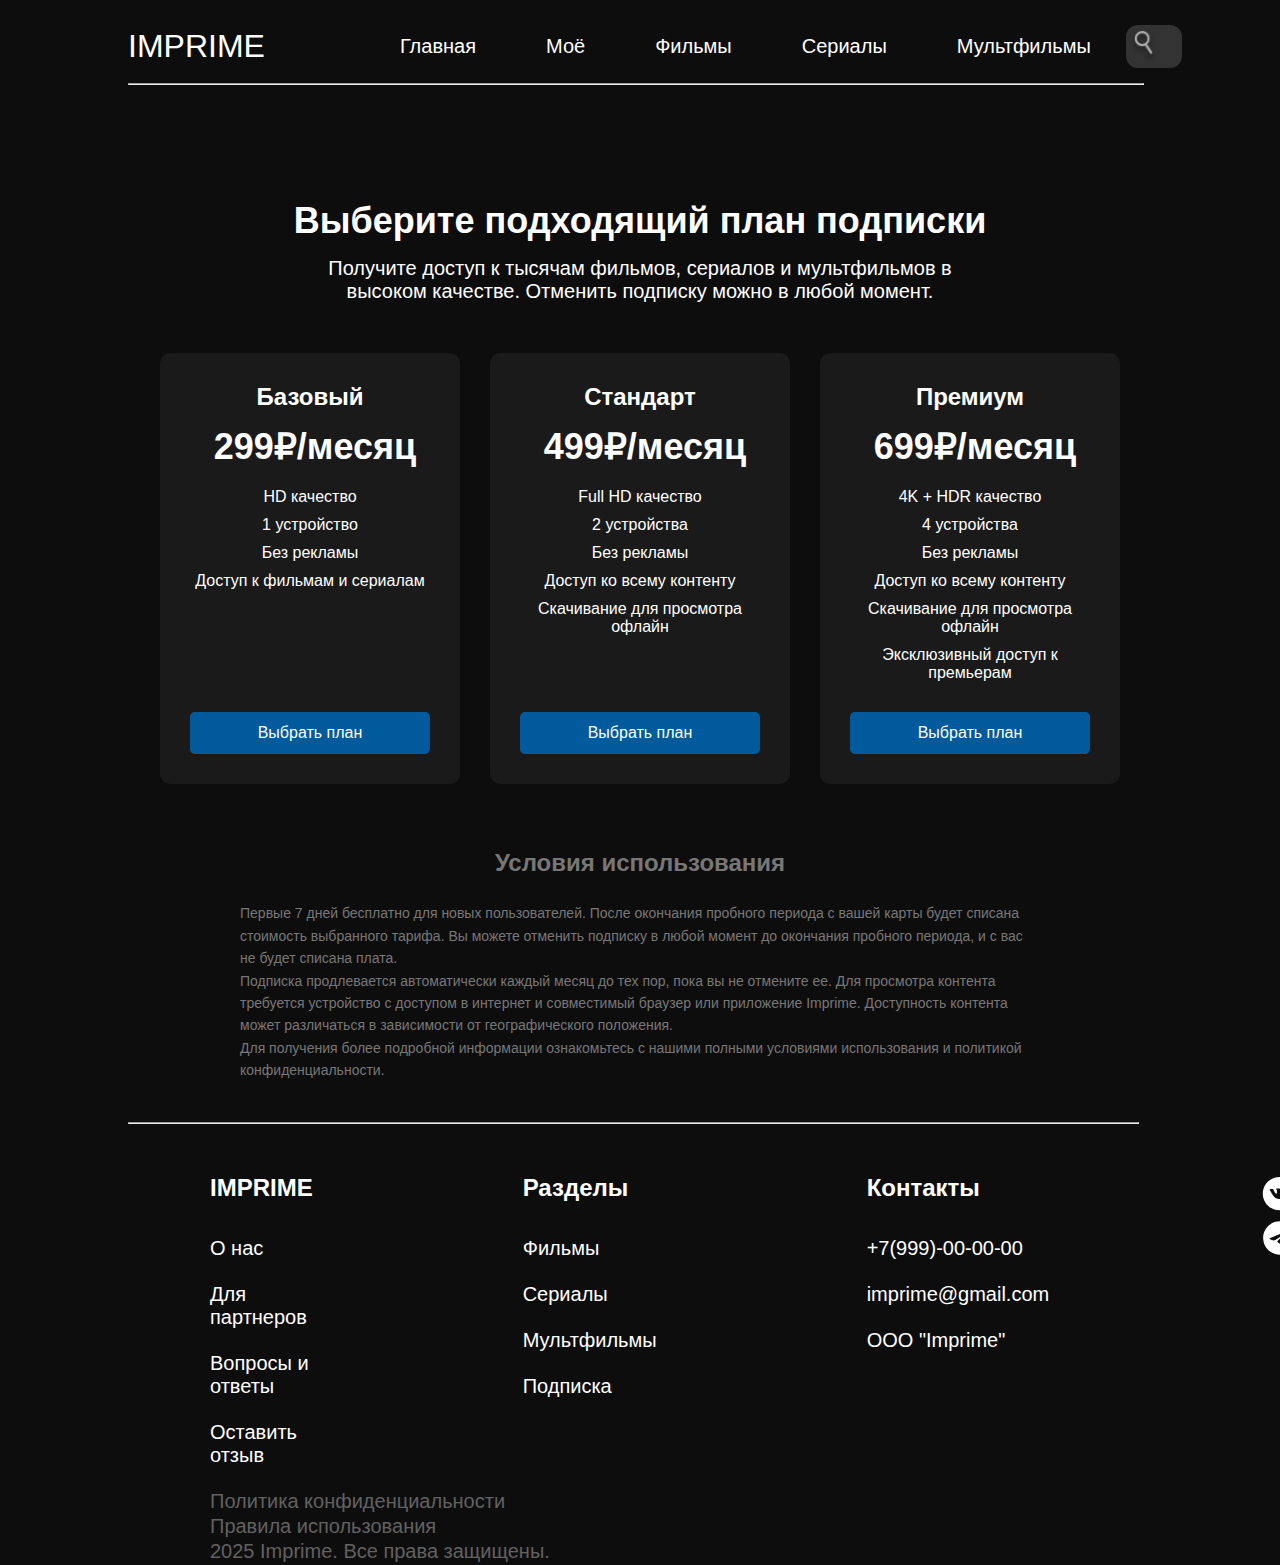
<file: subscription.html>
<!DOCTYPE html>
<html lang="ru">
<head>
    <meta charset="UTF-8">
    <meta name="viewport" content="width=device-width, initial-scale=1.0">
    <title>Подписка - Imprime</title>
    <link rel="stylesheet" href="./src/css/style_4.css">
    <style>
       
    </style>
</head>
<body>
    <header class="container">
        <div class="logo"><a href="index.html" >IMPRIME</a></div>
        <nav>
            <ul>
                <li><a href="index.html" id="main">Главная</a></li>
                <li><a href="moe.html" id="films">Моё</a></li>
                <li><a href="films.html" id="films">Фильмы</a></li>
                <li><a href="serials.html" id="series">Сериалы</a></li>
                <li><a href="cartoons.html" id="cartoons">Мультфильмы</a></li>
            </ul>
        </nav>
        <div class="search">
            <img src="./src/icons/search.svg" alt="Login">
            <input placeholder="Поиск">
        </div>
        <div class="login">
            <img src="./src/icons/Login.png" alt="Login">
            <a href="#!">Войти</a>
        </div>
    </header>

    <hr class="upper">

    <main class="subscription-container">
        <div class="subscription-header">
            <h1>Выберите подходящий план подписки</h1>
            <p>Получите доступ к тысячам фильмов, сериалов и мультфильмов в высоком качестве. Отменить подписку можно в любой момент.</p>
        </div>

        <div class="subscription-plans">
            <div class="plan-card">
                <div class="plan-content">
                    <h2 class="plan-name">Базовый</h2>
                    <div class="plan-price">299₽/месяц</div>
                    <ul class="plan-features">
                        <li>HD качество</li>
                        <li>1 устройство</li>
                        <li>Без рекламы</li>
                        <li>Доступ к фильмам и сериалам</li>
                    </ul>
                </div>
                <div class="plan-button-container">
                    <button class="plan-button">Выбрать план</button>
                </div>
            </div>

            <div class="plan-card">
                <div class="plan-content">
                    <h2 class="plan-name">Стандарт</h2>
                    <div class="plan-price">499₽/месяц</div>
                    <ul class="plan-features">
                        <li>Full HD качество</li>
                        <li>2 устройства</li>
                        <li>Без рекламы</li>
                        <li>Доступ ко всему контенту</li>
                        <li>Скачивание для просмотра офлайн</li>
                    </ul>
                </div>
                <div class="plan-button-container">
                    <button class="plan-button">Выбрать план</button>
                </div>
            </div>

            <div class="plan-card">
                <div class="plan-content">
                    <h2 class="plan-name">Премиум</h2>
                    <div class="plan-price">699₽/месяц</div>
                    <ul class="plan-features">
                        <li>4K + HDR качество</li>
                        <li>4 устройства</li>
                        <li>Без рекламы</li>
                        <li>Доступ ко всему контенту</li>
                        <li>Скачивание для просмотра офлайн</li>
                        <li>Эксклюзивный доступ к премьерам</li>
                    </ul>
                </div>
                <div class="plan-button-container">
                    <button class="plan-button">Выбрать план</button>
                </div>
            </div>
        </div>


        <div class="subscription-terms">
            <h2>Условия использования</h2>
            <p>Первые 7 дней бесплатно для новых пользователей. После окончания пробного периода с вашей карты будет списана стоимость выбранного тарифа. Вы можете отменить подписку в любой момент до окончания пробного периода, и с вас не будет списана плата.</p>
            <p>Подписка продлевается автоматически каждый месяц до тех пор, пока вы не отмените ее. Для просмотра контента требуется устройство с доступом в интернет и совместимый браузер или приложение Imprime. Доступность контента может различаться в зависимости от географического положения.</p>
            <p>Для получения более подробной информации ознакомьтесь с нашими полными условиями использования и политикой конфиденциальности.</p>
        </div>
    </main>

    <hr class="lower">

    <footer class="footer">
        <div class="columns">
            <div>
                <h4>IMPRIME</h4>
                <ul>
                    <li><a href="o_nas.html">О нас</a></li>
                    <li><a href="#!">Для партнеров</a></li>
                    <li><a href="#!">Вопросы и ответы</a></li> 
                    <li><a href="#!">Оставить отзыв</a></li>
                </ul>
            </div>
            <div>
                <h4>Разделы</h4>
                <ul>
                    <li><a href="films.html">Фильмы</a></li>
                    <li><a href="serials.html">Сериалы</a></li>
                    <li><a href="cartoons.html">Мультфильмы</a></li>
                    <li><a href="subscription.html">Подписка</a></li>
                </ul>
            </div>
            <div>
                <h4>Контакты</h4>
                <ul>
                    <li><a href="tel:+79990000000">+7(999)-00-00-00</a></li>
                    <li><a href="mailto:imprime@gmail.com">imprime@gmail.com</a></li>
                    <li><a href="#!">ООО "Imprime"</a></li>
                </ul>
            </div>

            <div>
                <a href="https://vk.com"><img src="./src/icons/vk.svg" alt="vkonakte"></a>
                <a href="https://t.me"><img src="./src/icons/tg.svg" alt="telegram"></a>
            </div>
        </div>

        <div class="footer_2">
            <ul>
                <li>Политика конфиденциальности</li>
                <li>Правила использования</li>
                <li>2025 Imprime. Все права защищены.</li>
            </ul>
        </div>
    </footer>
</body>
</html>
</file>
<file: src/css/style_2.css>
@import url('C:/Users/meshok/Desktop/online_cinema_website/src/css/fonts.css');

* {
    margin: 0;
    padding: 0;
    box-sizing: border-box; 
  }

body {
    font-family: 'Jost', sans-serif;
    background-color: #0E0D0D;
    color: #fff;
}

.container {
    width: 80%;
    margin: auto;
    align-items: center;
}

.container .logo {
    font-size: 32px;
}

header {
    display: flex;
    padding: 25px 0px 0px 0px;
}

header nav ul {
    display: flex;
    list-style: none;
    padding: 0;
    border: 0px;
    margin-left: 100px;
}

header nav ul li {
    margin: 0 35px;
    border: 0px;
}

header nav ul li a {
    text-decoration: none;
    color: #fff;
    font-size: 20px;
    transition: color 0.3s;
}

header nav ul li a:hover {
    color: #005A9C;
}

header div a {
    text-decoration: none;
    color: #fff;
    transition: color 0.3s;
}

header div a:hover {
    color: #005A9C;
}

.search {
    display: flex;
    align-items: center;
    background-color: #333;
    border-radius: 12px;
    padding: 4px;
    width: 340px;
}

.search input {
    background-color: #333;
    border: none;
    padding: 5px 10px;
    width: 100%;
    font-size: 20px;
    color: #fff;
}

.login {
    display: flex;
    gap: 10px;
    margin-left: 120px;
}

.login a {
    text-decoration: none;
    color: #fff;
    transition: color 0.3s ease;
}

.login a:hover {
    color: #005A9C;
}

.upper {
    margin-left: 10%;
    margin-right: 10.6%;
    margin-bottom: 35px;
    margin-top: 15px;
}

.movie-details {
    padding: 40px 0;
}

.movie-info {
    display: grid;
    grid-template-columns: 1fr 2fr;
    gap: 32px;
    margin-bottom: 64px;
}

.movie-poster img {
    width: 100%;
    object-fit:contain;
    border-radius: 12px;
}

.movie-content h1 {
    font-size: 36px;
    margin: 0 0 24px 0;
}

.movie-meta {
    display: flex;
    gap: 24px;
    margin-bottom: 24px;
}

.movie-meta > div {
    display: flex;
    align-items: center;
    gap: 8px;
}

.movie-meta img {
    width: 20px;
    height: 20px;
}

.description {
    font-size: 18px;
    line-height: 2;
    margin-bottom: 32px;
}

.movie-details-section {
    margin-bottom: 24px;
}

.movie-details-section h3 {
    font-size: 20px;
    margin: 0 0 8px 0;
}

.movie-details-section p {
    font-size: 18px;
    margin: 0;
}

.watch-button {
    margin-top: 50px;
    font-family: 'Jost', sans-serif;
    padding: 12px 32px;
    font-size: 20px;
    color: #fff;
    background-color: #303D3C;
    border: none;
    border-radius: 8px;
    cursor: pointer;
    transition: background-color 0.3s, transform 0.2s ;
    display: grid;
}

.watch-button:hover {
    background-color: #004a7c;
}

.recommended-movies h2 {
    font-size: 24px;
    margin-bottom: 24px;
}

.recommended-movies div img {
    margin-bottom: 50px;
    transition: transform 0.3s, box-shadow 0.3s ;
    border-radius: 8px;
}

.movie-grid {
    display: grid;
    grid-template-columns: repeat(7, 1fr);
    gap: 35px;
    align-items: center;
}

.movie-grid img:hover {
    transition: transform 0.3s ease-in-out;
    transform: scale(1.1);
}

.lower {
    margin-left: 10%;
    margin-right: 11%;
    margin-bottom: 50px;
}

.footer {
    margin-top: 0px;
    text-align: left;
}

.footer .columns {
    display: flex;
    justify-content: flex-start;
}

.footer ul {
    list-style: none;
    padding: 0;
}

.footer h4 {
    font-size: 24px;
    margin-bottom: 35px;
}

.footer ul li {
    margin-bottom: 23px;
    font-size: 20px;  
}

.footer ul li a {
    text-decoration: none;
    color: #fff;
    transition: color 0.3s;
}

.footer ul li a:hover {
    color: #005A9C;
}

.footer .columns div {
    margin-left: 210px;
}

.footer .columns div img {
    margin-right: 10px;
    transition: transform 0.3s;
}

.footer .columns div img:hover {
    transform: scale(1.2);
}

.footer .columns {
    align-items: flex-start;
}

.footer .footer_2 ul li {
    margin-left: 210px;
    margin-bottom: 2px;
    color: #616161;
}
</file>
<file: src/css/video.css>
@import url('C:/Users/meshok/Desktop/online_cinema_website/src/css/fonts.css');

* {
    margin: 0;
    padding: 0;
    box-sizing: border-box; 
  }

  .video-module {
    display: none;
    position: fixed;
    top: 0;
    left: 0;
    width: 100%;
    height: 100%;
    background: rgba(0, 0, 0, 0.9);
    z-index: 100;
    justify-content: center;
    align-items: center;
}

.video-container {
    position: relative;
    width: 80%;
    max-width: 1200px;
}

.video-container video {
    width: 100%;
    height: auto;
}

.close-button {
    position: absolute;
    top: -40px;
    right: 0;
    color: white;
    font-size: 30px;
    cursor: pointer;
    background: none;
    border: none;
    padding: 5px 10px;
}

.close-button:hover {
    color: #005A9C;
}
</file>
<file: src/css/style.css>
@import url('C:/Users/meshok/Desktop/online_cinema_website/src/css/fonts.css');

* {
    margin: 0;
    padding: 0;
    box-sizing: border-box; 
  }

body {
    font-family: 'Jost', sans-serif;
    background-color: #0E0D0D;
    color: #fff;
}

.container {
    width: 80%;
    margin: auto;
    align-items: center;
}

.container .logo {
    font-size: 32px;
}

header {
    display: flex;
    padding: 25px 0px 0px 0px;
}

header nav ul {
    display: flex;
    list-style: none;
    padding: 0;
    border: 0px;
    margin-left: 100px;
}

header nav ul li {
    margin: 0 35px;
    border: 0px;
}

header nav ul li a {
    text-decoration: none;
    color: #fff;
    font-size: 20px;
    transition: color 0.3s;
}

header nav ul li a:hover {
    color: #005A9C;
}

header div a {
    text-decoration: none;
    color: #fff;
    transition: color 0.3s;
}

header div a:hover {
    color: #005A9C;
}

.search {
    display: flex;
    align-items: center;
    background-color: #333;
    border-radius: 12px;
    padding: 4px;
    width: 340px;
}

.search input {
    background-color: #333;
    border: none;
    padding: 5px 10px;
    width: 100%;
    font-size: 20px;
    color: #fff;
}

.login {
    display: flex;
    gap: 10px;
    margin-left: 120px;
    font-size: 20px;
}

.login a {
    text-decoration: none;
    color: #fff;
    transition: color 0.3s ease;
}

.login a:hover {
    color: #005A9C;
}

.upper{
    margin-left: 10%;
    margin-right: 10.6%;
    margin-bottom: 75px;
    margin-top: 15px;
}

.hero-section {
    position: relative;
    width: 100%;
    height: 685px;
    margin-bottom: 60px;
}

.hero-image {
    width: 100%;
    height: 100%;
}

.hero-buttons {
    position: absolute;
    bottom: 50px;
    left: 300px;
    display: flex;
    gap: 40px;
}

.hero-button {
    font-family: 'Jost', sans-serif;
    padding: 15px 20px;
    font-size: 24px;
    color: #fff;
    background-color: #303D3C;
    border: none;
    border-radius: 20px;
    cursor: pointer;
    transition: background-color 0.3s, transform 0.2s ;
}

.hero-button:hover {
    background-color: #005A9C;
    transform: scale(1.05);
}





main h2 {
    font-size: 24px;
    margin-bottom: 20px;
}

main div div {
    gap: 35px;  
}

main div h2 + div {
    display: flex;
    align-items: center;
}

main div img {
    margin-bottom: 90px;
    transition: transform 0.3s, box-shadow 0.3s ;
    border-radius: 8px;
}

main div img:hover {
    transform: scale(1.1);
    cursor: pointer;

}

.lower {
    margin-left: 10%;
    margin-right: 11%;
    margin-bottom: 50px;
}

.footer {
    margin-top: 0px;
    text-align: left;
}

.footer .columns {
    display: flex;
    justify-content: flex-start;
}

.footer ul {
    list-style: none;
    padding: 0;
}

.footer h4 {
    font-size: 24px;
    margin-bottom: 35px;
    
}

.footer ul li {
    margin-bottom: 23px;
    font-size: 20px;  
}

.footer ul li a {
    text-decoration: none;
    color: #fff;
    transition: color 0.3s;
}

.footer ul li a:hover {
    color: #005A9C;
}

.footer .columns div {
    margin-left: 210px;
}

.footer .columns div img {
    margin-right: 10px;

    transition: transform 0.3s;
}

.footer .columns div img:hover {
    transform: scale(1.2);
}

.footer .columns {
    align-items: flex-start;
}

.footer .footer_2 ul li {
    margin-left: 210px;
    margin-bottom: 2px;
    color: #616161;
}
</file>
<file: src/css/style_3.css>
@import url('C:/Users/meshok/Desktop/online_cinema_website/src/css/fonts.css');

* {
    margin: 0;
    padding: 0;
    box-sizing: border-box; 
  }

body {
    font-family: 'Jost', sans-serif;
    background-color: #0E0D0D;
    color: #fff;
}

.container {
    width: 80%;
    margin: auto;
    align-items: center;
}

.container .logo {
    font-size: 32px;
}

header {
    display: flex;
    padding: 25px 0px 0px 0px;
}

header nav ul {
    display: flex;
    list-style: none;
    padding: 0;
    border: 0px;
    margin-left: 100px;
}

header nav ul li {
    margin: 0 35px;
    border: 0px;
}

header nav ul li a {
    text-decoration: none;
    color: #fff;
    font-size: 20px;
    transition: color 0.3s;
}

header nav ul li a:hover {
    color: #005A9C;
}

header div a {
    text-decoration: none;
    color: #fff;
    transition: color 0.3s;
}

header div a:hover {
    color: #005A9C;
}

.search {
    display: flex;
    align-items: center;
    background-color: #333;
    border-radius: 12px;
    padding: 4px;
    width: 340px;
}

.search input {
    background-color: #333;
    border: none;
    padding: 5px 10px;
    width: 100%;
    font-size: 20px;
    color: #fff;
}

.login {
    display: flex;
    gap: 10px;
    margin-left: 120px;
    
}

.login a {
    text-decoration: none;
    color: #fff;
    transition: color 0.3s ease;
}

.login a:hover {
    color: #005A9C;
}

.upper {
    margin-left: 10%;
    margin-right: 10.6%;
    margin-bottom: 65px;
    margin-top: 15px;
}



.content-box {
    margin-bottom: 64px;
}

.content-box h1 {
    font-size: 32px;
    margin: 0 0 24px 0;
}

.content-description {
    font-size: 24px;
    line-height: 2;
    margin-bottom: 32px;
}

.content-description ul {
    margin-left: 20px;
}

.lower {
    margin-left: 10%;
    margin-right: 10.6%;
    margin-bottom: 50px;
}

.footer {
    margin-top: 0px;
    text-align: left;
}

.footer .columns {
    display: flex;
}

.footer ul {
    list-style: none;
    padding: 0;
}

.footer h4 {
    font-size: 24px;
    margin-bottom: 35px;
}

.footer ul li {
    margin-bottom: 24px;
    font-size: 20px;  
}

.footer ul li a {
    text-decoration: none;
    color: #fff;
    transition: color 0.3s;
}

.footer ul li a:hover {
    color: #005A9C;
}

.footer .columns div {
    margin-left: 210px;
}

.footer .columns div img {
    margin-right: 10px;
    transition: transform 0.3s;
}

.footer .columns div img:hover {
    transform: scale(1.2);
}

.footer .columns {
    align-items: flex-start;
}

.footer .footer_2 ul li {
    margin-left: 210px;
    margin-bottom: 2px;
    color: #616161;
}
</file>
<file: src/css/style_4.css>
@import url('C:/Users/meshok/Desktop/online_cinema_website/src/css/fonts.css');

* {
    margin: 0;
    padding: 0;
    box-sizing: border-box; 
  }

body {
    font-family: 'Jost', sans-serif;
    background-color: #0E0D0D;
    color: #fff;
}

.container {
    width: 80%;
    margin: auto;
    align-items: center;
}

.container .logo {
    font-size: 32px;
}

header {
    display: flex;
    padding: 25px 0px 0px 0px;
}

header nav ul {
    display: flex;
    list-style: none;
    padding: 0;
    border: 0px;
    margin-left: 100px;
}

header nav ul li {
    margin: 0 35px;
    border: 0px;
}

header nav ul li a {
    text-decoration: none;
    color: #fff;
    font-size: 20px;
    transition: color 0.3s;
}


header nav ul li a:hover {
    color: #005A9C;
}

header div a {
    text-decoration: none;
    color: #fff;
    transition: color 0.3s;
}

header div a:hover {
    color: #005A9C;
}

.search {
    display: flex;
    align-items: center;
    background-color: #333;
    border-radius: 12px;
    padding: 4px;
    width: 340px;
}

.search input {
    background-color: #333;
    border: none;
    padding: 5px 10px;
    width: 100%;
    font-size: 20px;
    color: #fff;
}

.login {
    display: flex;
    gap: 10px;
    margin-left: 120px;
    font-size: 20px;
}

.login a {
    text-decoration: none;
    color: #fff;
    transition: color 0.3s ease;
}

.login a:hover {
    color: #005A9C;
}

.upper{
    margin-left: 10%;
    margin-right: 10.6%;
    margin-bottom: 75px;
    margin-top: 15px;
}

.subscription-container {
    max-width: 1200px;
    margin: 0 auto;
    padding: 40px 20px;
}

.subscription-header {
    text-align: center;
    margin-bottom: 50px;
}

.subscription-header h1 {
    font-size: 36px;
    margin-bottom: 15px;
}

.subscription-header p {
    font-size: 20px;
    max-width: 700px;
    margin: 0 auto;
}

.subscription-plans {
    display: flex;
    justify-content: center;
    flex-wrap: wrap;
    gap: 30px;
    margin-bottom: 60px;
}

.plan-card {
    background: #1a1a1a;
    border-radius: 10px;
    padding: 30px;
    width: 300px;
    text-align: center;
    transition: transform 0.3s ease;
    display: flex;
    flex-direction: column;
    justify-content: space-between;
}

.plan-card:hover {
transform: scale(1.05);
}



.plan-name {
    font-size: 24px;
    margin-bottom: 15px;
}

.plan-price {
    font-size: 36px;
    font-weight: bold;
    margin-bottom: 20px;
    margin-left: 10px;
}

.plan-price span {
    font-size: 16px;
    font-weight: normal;
}

.plan-features {
    list-style: none;
    padding: 0;
    margin-bottom: 30px;
}

.plan-features li {
    margin-bottom: 10px;
    font-size: 16px;
}

.plan-button-container {
    margin-top: auto;
}

.plan-button {
    background: #005A9C;
    color: white;
    border: none;
    padding: 12px 30px;
    border-radius: 5px;
    font-size: 16px;
    cursor: pointer;
    transition: color 0.3s ease;
    width: 100%;
}


.subscription-terms {
    max-width: 800px;
    margin: 0 auto;
    font-size: 14px;
    color: #777;
    line-height: 1.6;
}

.subscription-terms h2 {
    font-size: 24px;
    margin-bottom: 20px;
    text-align: center;
} 

main h2 {
    font-size: 24px;
    margin-bottom: 20px;
}



.lower {
    margin-left: 10%;
    margin-right: 11%;
    margin-bottom: 50px;
}

.footer {
    margin-top: 0px;
    text-align: left;
}

.footer .columns {
    display: flex;
    justify-content: flex-start;
}

.footer ul {
    list-style: none;
    padding: 0;
}

.footer h4 {
    font-size: 24px;
    margin-bottom: 35px;
    
}

.footer ul li {
    margin-bottom: 23px;
    font-size: 20px;  
}

.footer ul li a {
    text-decoration: none;
    color: #fff;
    transition: color 0.3s;
}

.footer ul li a:hover {
    color: #005A9C;
}

.footer .columns div {
    margin-left: 210px;
}

.footer .columns div img {
    margin-right: 10px;

    transition: transform 0.3s;
}

.footer .columns div img:hover {
    transform: scale(1.2);
}

.footer .columns {
    align-items: flex-start;
}

.footer .footer_2 ul li {
    margin-left: 210px;
    margin-bottom: 2px;
    color: #616161;
}
</file>
